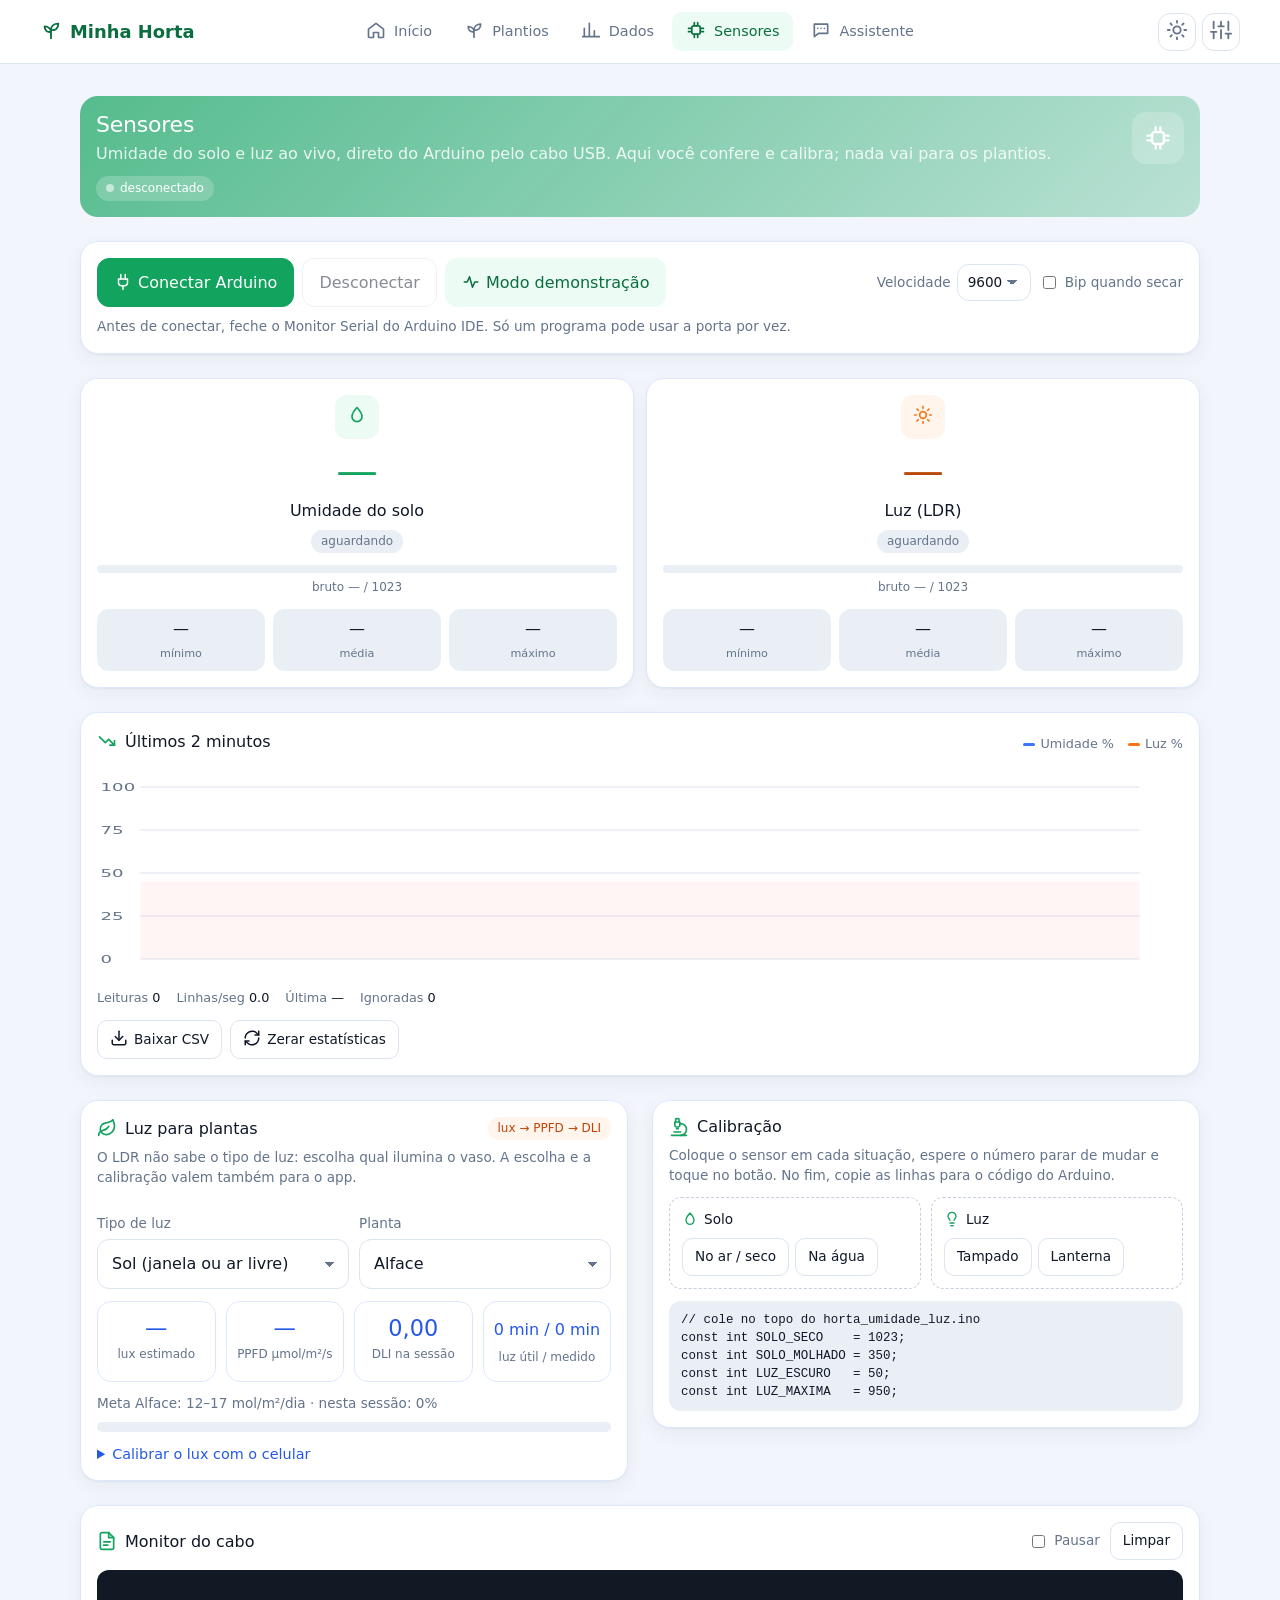
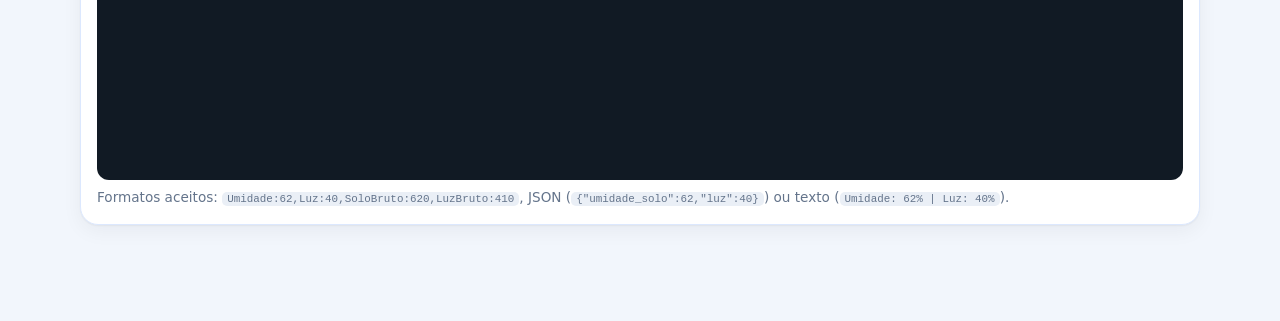
<file: teste-sensores.html>
<!DOCTYPE html>
<html lang="pt-BR">
<head>
<meta charset="utf-8">
<meta name="viewport" content="width=device-width, initial-scale=1, viewport-fit=cover">
<title>Sensores · Minha Horta</title>
<meta name="theme-color" content="#f2f6fc">
<link rel="icon" href="icons/icon.svg" type="image/svg+xml">
<link rel="stylesheet" href="styles.css?v=1.8.0">
<script>try{document.documentElement.dataset.tema=(JSON.parse(localStorage.getItem('horta-config')||'{}').temaBase)||'clean'}catch(e){}</script>
<style>
/* Bancada de sensores: usa os tokens e componentes do app (styles.css) */
.sens-hero { display: flex; justify-content: space-between; align-items: flex-start; gap: 12px; }
.sens-hero .hero-ico { flex: none; width: 52px; height: 52px; border-radius: 14px; display: grid; place-items: center; background: rgba(255,255,255,.2); }
.sens-hero .hero-ico .i { width: 28px; height: 28px; }
.st-chip .dot { width: 8px; height: 8px; border-radius: 50%; background: rgba(255,255,255,.55); display: inline-block; }
.st-chip .dot.on { background: #8ff0ae; box-shadow: 0 0 0 0 rgba(143,240,174,.6); animation: pulsa 1.6s infinite; }
@keyframes pulsa { 70% { box-shadow: 0 0 0 7px rgba(143,240,174,0); } 100% { box-shadow: 0 0 0 0 rgba(143,240,174,0); } }
.ctl { display: flex; flex-wrap: wrap; gap: 10px; align-items: center; justify-content: space-between; }
.ctl .row { gap: 8px; }
.ctl label { display: inline-flex; gap: 6px; align-items: center; font-size: .85rem; color: var(--muted); }
.ctl select { width: auto; padding: 8px 10px; }
.sens-grid { display: grid; gap: 14px; margin-top: 14px; }
.sens-grid > * { margin: 0 !important; min-width: 0; }
.niveis.dois { grid-template-columns: 1fr 1fr; }
.nivel .n-val { transition: color .3s; }
.nivel .n-bar i { transition: width .5s cubic-bezier(.2,.8,.2,1), background .3s; }
.nivel .chip { margin-top: 8px; }
.nivel .n-bruto { font-size: .75rem; color: var(--muted); margin-top: 6px; font-variant-numeric: tabular-nums; }
.mini-tiles { display: grid; grid-template-columns: repeat(3, 1fr); gap: 8px; margin-top: 12px; }
.mini-tiles div { background: var(--neutral); border-radius: 12px; padding: 8px 6px; text-align: center; }
.mini-tiles b { display: block; font-weight: 500; font-variant-numeric: tabular-nums; }
.mini-tiles span { font-size: .7rem; color: var(--muted); }
.tiles.quatro { grid-template-columns: repeat(2, 1fr); margin-top: 12px; }
.tiles.quatro .tile b { font-size: 1.4rem; }
#vHoras { font-size: 1rem; line-height: 1.75; white-space: nowrap; }
.sec-title { display: flex; align-items: center; gap: 8px; margin: 0; }
.sec-title .i { width: 20px; height: 20px; color: var(--primary); }
.head { display: flex; flex-wrap: wrap; gap: 8px; align-items: center; justify-content: space-between; }
#grafico { width: 100%; height: 220px; display: block; margin-top: 10px; }
.legend { display: flex; gap: 14px; font-size: .8rem; color: var(--muted); }
.legend i { display: inline-block; width: 12px; height: 3px; border-radius: 2px; vertical-align: middle; margin-right: 5px; }
.stats-line { display: flex; flex-wrap: wrap; gap: 6px 16px; font-size: .8rem; color: var(--muted); margin-top: 6px; }
.stats-line b { color: var(--text); font-weight: 500; font-variant-numeric: tabular-nums; }
.barra-meta { height: 10px; border-radius: 99px; background: var(--neutral); overflow: hidden; margin-top: 8px; }
.barra-meta i { display: block; height: 100%; width: 0; border-radius: 99px; background: var(--accent); transition: width .5s; }
.calib { display: grid; grid-template-columns: 1fr 1fr; gap: 10px; margin-top: 12px; }
.calib .box { border: 1px dashed var(--line-strong, var(--line)); border-radius: 12px; padding: 12px; }
.calib .box b { display: flex; align-items: center; gap: 6px; font-size: .85rem; font-weight: 500; }
.calib .box b .i { width: 16px; height: 16px; color: var(--primary); }
pre.code { font-family: ui-monospace, "SF Mono", Menlo, monospace; font-size: .78rem; background: var(--neutral); border-radius: 12px; padding: 10px 12px; overflow: auto; margin: 12px 0 0; }
.log { font-family: ui-monospace, "SF Mono", Menlo, monospace; font-size: .78rem; background: #111a24; color: #b9f5c8; border-radius: 12px; padding: 10px 12px; height: 210px; overflow: auto; white-space: pre-wrap; margin-top: 10px; }
.log .err { color: #ffb4ae; } .log .info { color: #9cc7ff; }
.log div { animation: fade .25s both; }
.alerta[hidden] { display: none; }
details summary { cursor: pointer; font-size: .9rem; font-weight: 500; color: var(--link, var(--primary)); }
label.tog { display: inline-flex; gap: 6px; align-items: center; font-size: .85rem; color: var(--muted); cursor: pointer; }
label.tog input { width: auto; accent-color: var(--primary); }
code { font-size: .8em; background: var(--neutral); padding: 1px 5px; border-radius: 5px; }
.flash { animation: flash .6s; }
@keyframes flash { 0% { transform: scale(1); } 30% { transform: scale(1.06); } 100% { transform: scale(1); } }
@media (min-width: 900px) {
  .sens-grid { grid-template-columns: repeat(2, minmax(0, 1fr)); gap: 24px; margin-top: 24px; align-items: start; }
  .sens-grid > .larga { grid-column: 1 / -1; }
  .tiles.quatro { grid-template-columns: repeat(4, 1fr); }
}
@media (max-width: 420px) { .niveis.dois { grid-template-columns: 1fr; } .calib { grid-template-columns: 1fr; } }
</style>
</head>
<body>
<header class="topbar">
  <a class="brand" href="./#/"><span class="brand-logo" data-ic="Plantios"></span><span class="brand-name">Minha Horta</span></a>
  <nav class="topnav" aria-label="Menu">
    <a href="./#/"><span data-ic="Início"></span>Início</a>
    <a href="./#/plantios"><span data-ic="Plantios"></span>Plantios</a>
    <a href="./#/dados"><span data-ic="Dados"></span>Dados</a>
    <a href="teste-sensores.html" class="active"><span data-ic="Sensor"></span>Sensores</a>
    <a href="./#/assistente"><span data-ic="Assistente"></span>Assistente</a>
  </nav>
  <div class="top-actions">
    <a href="teste-sensores.html" class="icon-btn top-sens ativo" aria-label="Sensores" title="Sensores"><span data-ic="Sensor"></span></a>
    <a href="./#/clima" class="icon-btn" aria-label="Clima" title="Clima"><span data-ic="Sol"></span></a>
    <a href="./#/mais" class="icon-btn" aria-label="Mais opções" title="Mais opções"><span data-ic="Ajustes"></span></a>
  </div>
</header>

<main class="view">
  <section class="card hero">
    <div class="sens-hero">
      <div>
        <h1>Sensores</h1>
        <p class="muted" style="margin:4px 0 0">Umidade do solo e luz ao vivo, direto do Arduino pelo cabo USB. Aqui você confere e calibra; nada vai para os plantios.</p>
        <span class="hero-chip st-chip"><span id="dot" class="dot"></span><span id="status">desconectado</span></span>
      </div>
      <div class="hero-ico" data-ic="Sensor"></div>
    </div>
  </section>

  <div id="semSerial" class="alerta" style="margin-top:14px" hidden><span data-ic="Alerta"></span><div><b>Este navegador não lê o cabo USB.</b><div class="small">Abra no Chrome, Edge ou Opera do computador. O modo demonstração funciona em qualquer lugar.</div></div></div>
  <div id="alertaSeco" class="alerta bad" style="margin-top:14px" hidden><span data-ic="Alerta"></span><div><b>Solo seco</b><div class="small">A umidade caiu abaixo de 30%. Hora de regar.</div></div></div>

  <div class="sens-grid">
    <section class="card larga">
      <div class="ctl">
        <div class="row wrap">
          <button class="btn primary" id="btnConectar"><span data-ic="Plug"></span>Conectar Arduino</button>
          <button class="btn" id="btnDesconectar" disabled>Desconectar</button>
          <button class="btn soft" id="btnDemo"><span data-ic="Atividade"></span><span id="demoTxt">Modo demonstração</span></button>
        </div>
        <div class="row wrap">
          <label>Velocidade <select id="baud"><option>9600</option><option>57600</option><option>115200</option></select></label>
          <label class="tog"><input type="checkbox" id="bip"> Bip quando secar</label>
        </div>
      </div>
      <p class="small muted" style="margin:10px 0 0">Antes de conectar, feche o Monitor Serial do Arduino IDE. Só um programa pode usar a porta por vez.</p>
    </section>

    <section class="larga">
      <div class="niveis dois">
        <div class="nivel" id="nvUm">
          <div class="n-ico"><span data-ic="Gota"></span></div>
          <div class="n-val" id="umVal">—</div>
          <div class="n-tit">Umidade do solo</div>
          <span id="umChip" class="chip gray">aguardando</span>
          <div class="n-bar"><i id="umBar" style="width:0"></i></div>
          <div class="n-bruto">bruto <b id="umBruto">—</b> / 1023</div>
          <div class="mini-tiles"><div><b id="umMin">—</b><span>mínimo</span></div><div><b id="umMed">—</b><span>média</span></div><div><b id="umMax">—</b><span>máximo</span></div></div>
        </div>
        <div class="nivel luz" id="nvLuz">
          <div class="n-ico"><span data-ic="Sol"></span></div>
          <div class="n-val" id="luzVal">—</div>
          <div class="n-tit">Luz (LDR)</div>
          <span id="luzChip" class="chip gray">aguardando</span>
          <div class="n-bar"><i id="luzBar" style="width:0"></i></div>
          <div class="n-bruto">bruto <b id="luzBruto">—</b> / 1023</div>
          <div class="mini-tiles"><div><b id="luzMin">—</b><span>mínimo</span></div><div><b id="luzMed">—</b><span>média</span></div><div><b id="luzMax">—</b><span>máximo</span></div></div>
        </div>
      </div>
    </section>

    <section class="card larga">
      <div class="head">
        <h3 class="sec-title"><span data-ic="Tendência queda"></span>Últimos 2 minutos</h3>
        <div class="legend"><span><i style="background:var(--info)"></i>Umidade %</span><span><i style="background:var(--accent)"></i>Luz %</span></div>
      </div>
      <svg id="grafico" viewBox="0 0 600 220" preserveAspectRatio="none"></svg>
      <div class="stats-line">
        <span>Leituras <b id="nLeit">0</b></span><span>Linhas/seg <b id="taxa">0</b></span><span>Última <b id="ultima">—</b></span><span>Ignoradas <b id="nErro">0</b></span>
      </div>
      <div class="row wrap" style="margin-top:12px;gap:8px">
        <button class="btn sm" id="btnCsv"><span data-ic="Download"></span>Baixar CSV</button>
        <button class="btn sm" id="btnZerar"><span data-ic="Sincronizar"></span>Zerar estatísticas</button>
      </div>
    </section>

    <section class="card">
      <div class="head"><h3 class="sec-title"><span data-ic="Folha"></span>Luz para plantas</h3><span class="chip orange">lux → PPFD → DLI</span></div>
      <p class="small muted" style="margin:8px 0 0">O LDR não sabe o tipo de luz: escolha qual ilumina o vaso. A escolha e a calibração valem também para o app.</p>
      <div class="grid2" style="margin-top:12px">
        <label class="field"><span>Tipo de luz</span><select id="luzTipo"></select></label>
        <label class="field"><span>Planta</span><select id="luzPlanta"></select></label>
      </div>
      <div class="tiles quatro">
        <div class="tile"><b id="vLux">—</b><span>lux estimado</span></div>
        <div class="tile"><b id="vPpfd">—</b><span>PPFD µmol/m²/s</span></div>
        <div class="tile"><b id="vDli">—</b><span>DLI na sessão</span></div>
        <div class="tile"><b id="vHoras">—</b><span>luz útil / medido</span></div>
      </div>
      <div class="small muted" style="margin-top:12px" id="dliTxt">Meta da planta: —</div>
      <div class="barra-meta"><i id="dliBar"></i></div>
      <p class="small muted" style="margin:8px 0 0" id="dliProj"></p>
      <details style="margin-top:12px"><summary>Calibrar o lux com o celular</summary>
        <p class="small muted">Abra um app de luxímetro no celular, coloque-o colado no LDR (luz estável, nem escuro total nem lanterna) e digite o valor.</p>
        <div class="row wrap" style="gap:8px"><input type="number" id="luxRef" placeholder="lux do celular" style="width:160px"><button class="btn sm soft" id="btnLuxCal">Calibrar</button><button class="btn sm" id="btnLuxReset">Voltar ao padrão</button><button class="btn sm" id="btnDliZerar">Zerar DLI</button></div>
        <p class="small muted" style="margin:8px 0 0" id="luxFormula"></p>
      </details>
    </section>

    <section class="card">
      <h3 class="sec-title"><span data-ic="Microscópio"></span>Calibração</h3>
      <p class="small muted" style="margin:8px 0 0">Coloque o sensor em cada situação, espere o número parar de mudar e toque no botão. No fim, copie as linhas para o código do Arduino.</p>
      <div class="calib">
        <div class="box"><b><span data-ic="Gota"></span>Solo</b>
          <div class="row wrap" style="margin-top:8px;gap:6px"><button class="btn sm" data-cal="SOLO_SECO">No ar / seco</button><button class="btn sm" data-cal="SOLO_MOLHADO">Na água</button></div>
        </div>
        <div class="box"><b><span data-ic="Lâmpada"></span>Luz</b>
          <div class="row wrap" style="margin-top:8px;gap:6px"><button class="btn sm" data-cal="LUZ_ESCURO">Tampado</button><button class="btn sm" data-cal="LUZ_MAXIMA">Lanterna</button></div>
        </div>
      </div>
      <pre class="code" id="calCodigo"></pre>
    </section>

    <section class="card larga">
      <div class="head">
        <h3 class="sec-title"><span data-ic="Documento"></span>Monitor do cabo</h3>
        <div class="row" style="gap:10px"><label class="tog"><input type="checkbox" id="pausar"> Pausar</label><button class="btn sm" id="btnLimpar">Limpar</button></div>
      </div>
      <div class="log" id="log"></div>
      <p class="small muted" style="margin:8px 0 0">Formatos aceitos: <code>Umidade:62,Luz:40,SoloBruto:620,LuzBruto:410</code>, JSON (<code>{"umidade_solo":62,"luz":40}</code>) ou texto (<code>Umidade: 62% | Luz: 40%</code>).</p>
    </section>
  </div>
</main>

<nav class="tabbar" aria-label="Navegação principal">
  <a href="./#/"><span data-ic="Início"></span><span>Início</span></a>
  <a href="./#/plantios"><span data-ic="Plantios"></span><span>Plantios</span></a>
  <a href="./#/novo" class="tab-add" aria-label="Novo plantio"><span data-ic="Adicionar"></span></a>
  <a href="./#/dados"><span data-ic="Dados"></span><span>Dados</span></a>
  <a href="./#/assistente"><span data-ic="Assistente"></span><span>Assistente</span></a>
</nav>
<div class="toast" id="toast"></div>
<script src="icons.js?v=1.8.0"></script>
<script>
'use strict';
const $ = (id) => document.getElementById(id);
const LIMITE_SECO = 30, LIMITE_ATENCAO = 45;
const JANELA_MS = 120e3;

let porta = null, leitor = null, pipe = null, demoTimer = null;
let pontos = [];           // {t, um, luz}
let todas = [];            // para CSV
let stats, nErro = 0, linhasSeg = [], estadoAnterior = '';
const cal = JSON.parse(localStorage.getItem('teste-cal') || '{"SOLO_SECO":1023,"SOLO_MOLHADO":350,"LUZ_ESCURO":50,"LUZ_MAXIMA":950}');
let ultimoBruto = { solo: null, luz: null };

function zerarStats() { stats = { um: { min: Infinity, max: -Infinity, soma: 0, n: 0 }, luz: { min: Infinity, max: -Infinity, soma: 0, n: 0 } }; }
zerarStats();

/* ---------- leitura de uma linha ---------- */
const norm = (s) => String(s).normalize('NFD').replace(/[̀-ͯ]/g, '').toLowerCase().replace(/[^a-z0-9]/g, '');
function lerLinha(linha) {
  const ch = {};
  if (linha.startsWith('{')) {
    try { for (const [k, v] of Object.entries(JSON.parse(linha))) ch[norm(k)] = v; } catch { return null; }
  } else {
    const re = /([A-Za-zÀ-ÿ_]+)\s*[:=]\s*(-?\d+(?:[.,]\d+)?)/g; let m;
    while ((m = re.exec(linha))) ch[norm(m[1])] = Number(m[2].replace(',', '.'));
  }
  const n = (...ks) => { for (const k of ks) if (ch[k] != null && !isNaN(Number(ch[k]))) return Number(ch[k]); return null; };
  const r = {
    um: n('umidadesolo', 'umidade', 'solo', 'soil'), luz: n('luz', 'light', 'lux', 'ldr', 'luminosidade'),
    soloBruto: n('solobruto', 'bruto'), luzBruto: n('luzbruto', 'ldrbruto')
  };
  return (r.um == null && r.luz == null) ? null : r;
}

/* ---------- luz para plantas (mesma lógica do app) ---------- */
const TIPOS_LUZ = { sol: ['Sol (janela ou ar livre)', 0.0185], led: ['LED branco comum', 0.015], ledfull: ['LED de cultivo branco', 0.017], cultivo: ['LED de cultivo roxo', 0.04], fluor: ['Fluorescente branca', 0.0135], sodio: ['Vapor de sódio', 0.0122] };
const DLI_ALVO = { 'Alface': [12, 17], 'Rúcula': [12, 17], 'Coentro / cebolinha / salsinha': [10, 16], 'Manjericão': [12, 18], 'Couve': [12, 17], 'Microverdes': [6, 12], 'Morango': [15, 20], 'Tomate / pimenta / pepino': [20, 30], 'Mudas de maracujá': [15, 25] };
const LUZ_PADRAO = { tipo: 'sol', r10: 15000, gama: 0.7, rFixo: 10000 };
const LUX_UTIL = 1000;
function lerCfgApp() { try { return JSON.parse(localStorage.getItem('horta-config') || '{}'); } catch { return {}; } }
let luzCfg = { ...LUZ_PADRAO, ...(lerCfgApp().luz || {}) };
function salvarLuzCfg() { const c = lerCfgApp(); c.luz = luzCfg; localStorage.setItem('horta-config', JSON.stringify(c)); }
let sessao = { mol: 0, segLuz: 0, segMed: 0, ts: 0 }, ultimoLux = null;
const fmtH = (seg) => { const m = Math.round(seg / 60); return m < 60 ? m + ' min' : Math.floor(m / 60) + 'h' + String(m % 60).padStart(2, '0'); };
function luxDoBruto(b) {
  if (b == null) return null; if (b <= 0) return 0;
  const R = luzCfg.rFixo * (1023 / Math.min(b, 1022) - 1);
  return Math.round(Math.min(150000, 10 * Math.pow(luzCfg.r10 / R, 1 / luzCfg.gama)));
}
function atualizarLuzPlanta(bruto) {
  const lux = luxDoBruto(bruto); if (lux == null) return;
  ultimoLux = lux;
  const ppfd = lux * TIPOS_LUZ[luzCfg.tipo][1], agora = Date.now(), dt = (agora - sessao.ts) / 1000;
  if (sessao.ts && dt > 0 && dt <= 120) { sessao.mol += ppfd * dt / 1e6; sessao.segMed += dt; if (lux >= LUX_UTIL) sessao.segLuz += dt; }
  sessao.ts = agora;
  $('vLux').textContent = lux.toLocaleString('pt-BR'); $('vPpfd').textContent = Math.round(ppfd);
  pintarDli(ppfd);
}
function pintarDli(ppfd) {
  $('vDli').textContent = sessao.mol.toFixed(2).replace('.', ',');
  $('vHoras').textContent = fmtH(sessao.segLuz) + ' / ' + fmtH(sessao.segMed);
  const alvo = DLI_ALVO[$('luzPlanta').value];
  $('dliTxt').textContent = `Meta ${$('luzPlanta').value}: ${alvo[0]}–${alvo[1]} mol/m²/dia · nesta sessão: ${Math.round(sessao.mol / alvo[0] * 100)}%`;
  $('dliBar').style.width = Math.min(100, sessao.mol / alvo[0] * 100) + '%';
  if (ppfd != null) {
    const dliDia = ppfd * 0.0036 * 12;   // se essa luz durasse 12 h
    $('dliProj').textContent = `Se a luz de agora (${Math.round(ppfd)} µmol/m²/s) durasse 12 h, a planta receberia ${dliDia.toFixed(1).replace('.', ',')} mol/m² no dia: ${dliDia < alvo[0] ? 'abaixo da meta' : dliDia > alvo[1] * 1.5 ? 'bem acima da meta (cuidado com calor)' : 'dentro da meta'}.`;
  }
  $('luxFormula').textContent = `Fórmula: R10 = ${Math.round(luzCfg.r10)} Ω · gama = ${luzCfg.gama} · resistor fixo = ${luzCfg.rFixo} Ω`;
}
$('luzTipo').innerHTML = Object.entries(TIPOS_LUZ).map(([k, [n]]) => `<option value="${k}" ${k === luzCfg.tipo ? 'selected' : ''}>${n}</option>`).join('');
$('luzPlanta').innerHTML = Object.keys(DLI_ALVO).map((k) => `<option>${k}</option>`).join('');
$('luzPlanta').value = localStorage.getItem('teste-planta') || 'Alface';
$('luzTipo').onchange = () => { luzCfg.tipo = $('luzTipo').value; salvarLuzCfg(); toast('Tipo de luz salvo'); };
$('luzPlanta').onchange = () => { localStorage.setItem('teste-planta', $('luzPlanta').value); pintarDli(null); };
$('btnLuxCal').onclick = () => {
  const ref = Number($('luxRef').value), b = ultimoBruto.luz;
  if (!(ref > 0)) return toast('Digite o valor de lux do celular');
  if (b == null || b <= 0 || b >= 1023) return toast('Precisa de leitura de luz (nem escuro total nem saturada)');
  const R = luzCfg.rFixo * (1023 / b - 1);
  luzCfg.r10 = Math.round(R * Math.pow(ref / 10, luzCfg.gama)); salvarLuzCfg();
  atualizarLuzPlanta(b); toast('Calibrado: ' + luxDoBruto(b).toLocaleString('pt-BR') + ' lux');
};
$('btnLuxReset').onclick = () => { luzCfg = { ...LUZ_PADRAO, tipo: luzCfg.tipo }; salvarLuzCfg(); if (ultimoBruto.luz != null) atualizarLuzPlanta(ultimoBruto.luz); else pintarDli(null); toast('Fórmula padrão restaurada'); };
$('btnDliZerar').onclick = () => { sessao = { mol: 0, segLuz: 0, segMed: 0, ts: 0 }; pintarDli(null); };
pintarDli(null);

/* ---------- interface ---------- */
const estadoSolo = (p) => p <= LIMITE_SECO ? ['seco', 'bad', 'Seco', 'bad'] : p <= LIMITE_ATENCAO ? ['atencao', 'warn', 'Quase seco', 'warn'] : ['ok', '', 'Úmido', ''];
const nivelLuz = (p) => p < 10 ? ['gray', 'Escuro'] : p < 35 ? ['orange', 'Pouca luz'] : p < 70 ? ['orange', 'Luz média'] : ['', 'Luz forte'];
const barra = (el, p) => { el.style.width = Math.max(2, Math.min(100, p)) + '%'; };
const trocaNum = (el, txt) => { if (el.textContent !== txt) { el.textContent = txt; if (!semMov()) { el.classList.remove('flash'); void el.offsetWidth; el.classList.add('flash'); } } };
const fmt = (v) => isFinite(v) ? Math.round(v) + '%' : '—';

function aplicar(r, bruta) {
  const t = Date.now();
  linhasSeg.push(t);
  if (r.um != null) {
    const [est, cls, txt, cor] = estadoSolo(r.um);
    trocaNum($('umVal'), r.um + '%'); $('nvUm').className = 'nivel ' + cor; barra($('umBar'), r.um);
    $('alertaSeco').hidden = est !== 'seco';
    $('umChip').className = 'chip ' + cls; $('umChip').textContent = txt;
    const s = stats.um; s.min = Math.min(s.min, r.um); s.max = Math.max(s.max, r.um); s.soma += r.um; s.n++;
    $('umMin').textContent = fmt(s.min); $('umMax').textContent = fmt(s.max); $('umMed').textContent = fmt(s.soma / s.n);
    if (est === 'seco' && estadoAnterior && estadoAnterior !== 'seco') { toast('Solo secou — hora de regar!'); if ($('bip').checked) bip(); }
    estadoAnterior = est;
  }
  if (r.luz != null) {
    const [cls, txt] = nivelLuz(r.luz);
    trocaNum($('luzVal'), r.luz + '%'); barra($('luzBar'), r.luz);
    $('luzChip').className = 'chip ' + cls; $('luzChip').textContent = txt;
    const s = stats.luz; s.min = Math.min(s.min, r.luz); s.max = Math.max(s.max, r.luz); s.soma += r.luz; s.n++;
    $('luzMin').textContent = fmt(s.min); $('luzMax').textContent = fmt(s.max); $('luzMed').textContent = fmt(s.soma / s.n);
  }
  if (r.soloBruto != null) { $('umBruto').textContent = r.soloBruto; ultimoBruto.solo = r.soloBruto; }
  if (r.luzBruto != null) { $('luzBruto').textContent = r.luzBruto; ultimoBruto.luz = r.luzBruto; atualizarLuzPlanta(r.luzBruto); }
  pontos.push({ t, um: r.um, luz: r.luz });
  pontos = pontos.filter((p) => t - p.t <= JANELA_MS);
  todas.push({ data: new Date(t).toISOString(), ...r, linha: bruta });
  if (todas.length > 20000) todas.shift();
  $('nLeit').textContent = todas.length;
  $('ultima').textContent = new Date(t).toLocaleTimeString('pt-BR');
  desenhar();
}

function desenhar() {
  const W = 600, H = 220, P = 24, svg = $('grafico'), agora = Date.now();
  const x = (t) => P + (W - 2 * P) * (1 - (agora - t) / JANELA_MS);
  const y = (v) => H - P - (H - 2 * P) * v / 100;
  let g = '';
  for (const v of [0, 25, 50, 75, 100]) g += `<line x1="${P}" x2="${W - P}" y1="${y(v)}" y2="${y(v)}" stroke="var(--line)" stroke-width="1" vector-effect="non-scaling-stroke"/><text x="2" y="${y(v) + 4}" font-size="10" fill="var(--muted)">${v}</text>`;
  g += `<rect x="${P}" y="${y(LIMITE_ATENCAO)}" width="${W - 2 * P}" height="${y(0) - y(LIMITE_ATENCAO)}" fill="var(--danger)" fill-opacity=".05"/>`;
  for (const [k, cor] of [['um', 'var(--info)'], ['luz', 'var(--accent)']]) {
    const ps = pontos.filter((p) => p[k] != null);
    if (ps.length < 2) continue;
    g += `<polyline fill="none" stroke="${cor}" stroke-width="2.5" stroke-linejoin="round" vector-effect="non-scaling-stroke" points="${ps.map((p) => x(p.t).toFixed(1) + ',' + y(p[k]).toFixed(1)).join(' ')}"/>`;
  }
  svg.innerHTML = g;
}

function logar(txt, cls) {
  if ($('pausar').checked) return;
  const el = $('log'), d = document.createElement('div');
  if (cls) d.className = cls;
  d.textContent = new Date().toLocaleTimeString('pt-BR') + '  ' + txt;
  el.appendChild(d);
  while (el.childNodes.length > 300) el.removeChild(el.firstChild);
  el.scrollTop = el.scrollHeight;
}
function processar(linha) {
  linha = linha.trim(); if (!linha) return;
  const r = lerLinha(linha);
  if (r) { logar(linha); aplicar(r, linha); }
  else { nErro++; $('nErro').textContent = nErro; logar(linha + '   ← ignorada', 'err'); }
}
function setStatus(txt, on) { $('status').textContent = txt; $('dot').className = 'dot' + (on ? ' on' : ''); }
const semMov = () => matchMedia('(prefers-reduced-motion: reduce)').matches;
const icone = (n) => (window.ICONES && ICONES[n]) ? `<svg class="i" viewBox="0 0 24 24" fill="none" aria-hidden="true">${ICONES[n]}</svg>` : '';
document.querySelectorAll('[data-ic]').forEach((el) => { if (!el.firstChild) el.innerHTML = icone(el.dataset.ic); });
/* entrada em cascata dos blocos */
if (!semMov()) document.querySelectorAll('.hero, .sens-grid > *, .nivel, .tile').forEach((el, i) => { el.style.animationDelay = Math.min(i * 45, 600) + 'ms'; el.classList.add('ent'); });
function toast(t) { const el = $('toast'); el.textContent = t; el.classList.add('show'); clearTimeout(toast.h); toast.h = setTimeout(() => el.classList.remove('show'), 3500); }
function bip() { try { const a = new (window.AudioContext || window.webkitAudioContext)(), o = a.createOscillator(); o.frequency.value = 880; o.connect(a.destination); o.start(); setTimeout(() => { o.stop(); a.close(); }, 250); } catch {} }

setInterval(() => { const t = Date.now(); linhasSeg = linhasSeg.filter((x) => t - x < 5000); $('taxa').textContent = (linhasSeg.length / 5).toFixed(1); if (pontos.length) desenhar(); }, 1000);

/* ---------- cabo USB (Web Serial) ---------- */
if (!('serial' in navigator)) { $('semSerial').hidden = false; $('btnConectar').disabled = true; }

async function conectar() {
  pararDemo();
  try {
    porta = await navigator.serial.requestPort();
    await porta.open({ baudRate: Number($('baud').value) });
  } catch (e) {
    porta = null;
    if (e.name !== 'NotFoundError') { logar('Erro ao abrir a porta: ' + e.message, 'err'); toast('Porta ocupada? Feche o Monitor Serial do Arduino IDE.'); }
    return;
  }
  const info = porta.getInfo?.() || {};
  setStatus('conectado · ' + $('baud').value + ' baud', true);
  logar(`Conectado (USB ${info.usbVendorId?.toString(16) || '?'}:${info.usbProductId?.toString(16) || '?'})`, 'info');
  $('btnConectar').disabled = true; $('btnDesconectar').disabled = false;
  const dec = new TextDecoderStream();
  pipe = porta.readable.pipeTo(dec.writable).catch(() => {});
  leitor = dec.readable.getReader();
  let buf = '';
  try {
    while (true) {
      const { value, done } = await leitor.read();
      if (done) break;
      buf += value; let i;
      while ((i = buf.indexOf('\n')) >= 0) { processar(buf.slice(0, i)); buf = buf.slice(i + 1); }
      if (buf.length > 4000) buf = '';
    }
  } catch (e) { logar('Leitura interrompida: ' + e.message, 'err'); }
  await desconectar(true);
}
async function desconectar(silencioso) {
  try { await leitor?.cancel(); } catch {}
  try { await pipe; } catch {}
  try { await porta?.close(); } catch {}
  if (porta && !silencioso) logar('Desconectado', 'info');
  porta = leitor = pipe = null;
  setStatus('desconectado', false);
  $('btnConectar').disabled = !('serial' in navigator); $('btnDesconectar').disabled = true;
}
if ('serial' in navigator) navigator.serial.addEventListener('disconnect', () => { if (porta) { toast('Cabo desconectado'); desconectar(); } });

/* ---------- modo demonstração ---------- */
function iniciarDemo() {
  if (porta) return;
  let um = 70, luz = 55, k = 0;
  setStatus('demonstração', true); $('demoTxt').textContent = 'Parar demonstração';
  logar('Modo demonstração: dados simulados', 'info');
  demoTimer = setInterval(() => {
    k++; um = Math.max(5, um - Math.random() * 1.6); if (um < 22 && Math.random() < .08) um = 75;
    luz = Math.max(0, Math.min(100, 55 + 35 * Math.sin(k / 20) + (Math.random() - .5) * 6));
    const u = Math.round(um), l = Math.round(luz);
    processar(`Umidade:${u},Luz:${l},SoloBruto:${Math.round(1023 - u * 6.73)},LuzBruto:${Math.round(50 + l * 9)}`);
  }, 1000);
}
function pararDemo() { if (!demoTimer) return; clearInterval(demoTimer); demoTimer = null; $('demoTxt').textContent = 'Modo demonstração'; if (!porta) setStatus('desconectado', false); }

/* ---------- calibração ---------- */
function mostrarCal() {
  $('calCodigo').textContent =
`// cole no topo do horta_umidade_luz.ino
const int SOLO_SECO    = ${cal.SOLO_SECO};
const int SOLO_MOLHADO = ${cal.SOLO_MOLHADO};
const int LUZ_ESCURO   = ${cal.LUZ_ESCURO};
const int LUZ_MAXIMA   = ${cal.LUZ_MAXIMA};`;
}
document.querySelectorAll('[data-cal]').forEach((b) => b.addEventListener('click', () => {
  const k = b.dataset.cal, v = k.startsWith('SOLO') ? ultimoBruto.solo : ultimoBruto.luz;
  if (v == null) { toast('Ainda não chegou nenhum valor bruto desse sensor'); return; }
  cal[k] = v; localStorage.setItem('teste-cal', JSON.stringify(cal)); mostrarCal(); toast(`${k} = ${v}`);
}));
mostrarCal();

/* ---------- botões ---------- */
$('btnConectar').onclick = conectar;
$('btnDesconectar').onclick = () => desconectar();
$('btnDemo').onclick = () => demoTimer ? pararDemo() : iniciarDemo();
$('btnLimpar').onclick = () => { $('log').innerHTML = ''; };
$('btnZerar').onclick = () => { zerarStats(); pontos = []; nErro = 0; $('nErro').textContent = 0; ['umMin', 'umMed', 'umMax', 'luzMin', 'luzMed', 'luzMax'].forEach((i) => $(i).textContent = '—'); desenhar(); };
$('btnCsv').onclick = () => {
  if (!todas.length) { toast('Ainda não há leituras'); return; }
  const csv = 'data;umidade_solo;luz;solo_bruto;luz_bruto\n' + todas.map((r) => [r.data, r.um ?? '', r.luz ?? '', r.soloBruto ?? '', r.luzBruto ?? ''].join(';')).join('\n');
  const a = document.createElement('a'); a.href = URL.createObjectURL(new Blob([csv], { type: 'text/csv' }));
  a.download = 'teste-sensores-' + new Date().toISOString().slice(0, 16).replace(':', 'h') + '.csv'; a.click();
};
desenhar();
</script>
</body>
</html>
</file>
<file: styles.css>
/* =========================================================
   TOKENS DE DESIGN — iguais às variáveis do Figma
   (Design System "Minha Horta": 2 · Tema ☀️ Clean / 🌙 Dark / 💧 Água)
   Os nomes antigos (--primary, --bg…) continuam valendo.
   ========================================================= */
:root, [data-tema="clean"] {
  --primary: #12a35e; --primary-strong: #0a6e3f; --primary-soft: #ecfbf3;
  --secondary: #2458eb; --secondary-strong: #1e3aa8; --secondary-soft: #eff5ff;
  --accent: #f97316; --accent-strong: #bb470b; --accent-soft: #fff5ec;
  --bg: #f2f6fc; --card: #ffffff; --neutral: #eaeff6; --elevated: #f8fafd;
  --text: #101828; --muted: #64748b; --tertiary: #94a3b8; --on-primary: #ffffff; --link: #2458eb;
  --line: #dce4f0; --line-soft: #dce8fe; --line-strong: #c3cedf;
  --ok: #12a35e; --ok-bg: #ecfbf3; --ok-text: #0b5533;
  --warn: #f5a90b; --warn-bg: #fffbea; --warn-text: #8a4b0c;
  --danger: #ef4444; --bad-bg: #fef2f2; --bad-text: #b91c1c;
  --info: #3b76f6; --info-bg: #eff5ff; --info-text: #1d45d2;
  --radius: 18px;
  --font: "Inter", "SF Pro Text", system-ui, -apple-system, "Segoe UI", Roboto, sans-serif;
  --shadow: 0 1px 2px rgba(16,24,40,.05), 0 6px 20px rgba(16,24,40,.05);
  --tabbar-h: 68px;
  color-scheme: light;
}
[data-tema="dark"] {
  --primary: #12a35e; --primary-strong: #6fdba6; --primary-soft: #052116;
  --secondary: #6097fa; --secondary-strong: #93b9fd; --secondary-soft: #121f4d;
  --accent: #f97316; --accent-strong: #ffa96b; --accent-soft: #411606;
  --bg: #0a1020; --card: #172033; --neutral: #1e293b; --elevated: #1e293b;
  --text: #f2f6fc; --muted: #c3cedf; --tertiary: #64748b; --on-primary: #ffffff; --link: #6097fa;
  --line: #334155; --line-soft: #1c3480; --line-strong: #4a5a70;
  --ok: #34c27f; --ok-bg: #052116; --ok-text: #6fdba6;
  --warn: #fbbf24; --warn-bg: #422004; --warn-text: #fcd34d;
  --danger: #f87171; --bad-bg: #450a0a; --bad-text: #fca5a5;
  --info: #6097fa; --info-bg: #121f4d; --info-text: #93b9fd;
  --shadow: 0 1px 2px rgba(0,0,0,.3), 0 8px 24px rgba(0,0,0,.25);
  color-scheme: dark;
}
[data-tema="agua"] {
  --primary: #0891b2; --primary-strong: #155e75; --primary-soft: #cffafe;
  --secondary: #2458eb; --secondary-strong: #1e3aa8; --secondary-soft: #eff5ff;
  --accent: #f97316; --accent-strong: #bb470b; --accent-soft: #fff5ec;
  --bg: #ecfeff; --card: #ffffff; --neutral: #ecfeff; --elevated: #f8fafd;
  --text: #0b3442; --muted: #4a5a70; --tertiary: #94a3b8; --on-primary: #ffffff; --link: #2458eb;
  --line: #cffafe; --line-soft: #cffafe; --line-strong: #a5f3fc;
  --ok: #12a35e; --ok-bg: #ecfbf3; --ok-text: #0b5533;
  --warn: #f5a90b; --warn-bg: #fffbea; --warn-text: #8a4b0c;
  --danger: #ef4444; --bad-bg: #fef2f2; --bad-text: #b91c1c;
  --info: #3b76f6; --info-bg: #eff5ff; --info-text: #1d45d2;
  --shadow: 0 1px 2px rgba(8,51,68,.05), 0 6px 20px rgba(8,51,68,.06);
  color-scheme: light;
}

* { box-sizing: border-box; }
html, body { margin: 0; padding: 0; }
body {
  font-family: var(--font);
  background: var(--bg);
  color: var(--text);
  font-size: 16px;
  line-height: 1.45;
  -webkit-font-smoothing: antialiased;
  padding-bottom: calc(var(--tabbar-h) + env(safe-area-inset-bottom) + 12px);
}
a { color: var(--primary-strong); }
button, input, select, textarea { font: inherit; color: inherit; }
img { max-width: 100%; display: block; }
h1, h2, h3 { margin: 0; line-height: 1.2; font-weight: 500; }
h1 { font-size: 1.62rem; letter-spacing: -.01em; }
h2 { font-size: 1.125rem; }
h3 { font-size: 1rem; }
b, strong { font-weight: 500; }
a { color: var(--link); }
.i { width: 1.15em; height: 1.15em; flex: none; vertical-align: -.2em; stroke-width: 2; }
.i.flip { transform: rotate(180deg); }
.muted { color: var(--muted); }
.small { font-size: .85rem; }
.center { text-align: center; }
.row { display: flex; gap: 10px; align-items: center; }
.row.wrap { flex-wrap: wrap; }
.row.between { justify-content: space-between; }
.stack > * + * { margin-top: 12px; }
.grow { flex: 1; }

/* ---------- topo ---------- */
.topbar {
  position: sticky; top: 0; z-index: 20;
  display: flex; align-items: center; justify-content: space-between;
  padding: calc(env(safe-area-inset-top) + 10px) 16px 10px;
  background: color-mix(in srgb, var(--bg) 88%, transparent);
  backdrop-filter: blur(10px); -webkit-backdrop-filter: blur(10px);
  border-bottom: 1px solid var(--line);
}
.brand { display: flex; align-items: center; gap: 8px; font-weight: 600; font-size: 1.12rem; color: var(--primary-strong); text-decoration: none; }
.brand .i { width: 22px; height: 22px; }
.topnav, .topbar .top-novo { display: none; }
.top-actions { display: flex; align-items: center; gap: 6px; }
.icon-btn {
  width: 38px; height: 38px; display: grid; place-items: center;
  border-radius: 12px; text-decoration: none; background: var(--card);
  border: 1px solid var(--line); font-size: 1.05rem; color: var(--muted);
}
.icon-btn .i { width: 22px; height: 22px; }
.net { font-size: .72rem; padding: 4px 9px; border-radius: 99px; background: var(--primary-soft); color: var(--primary-strong); font-weight: 500; }
.net.off { background: var(--bad-bg); color: var(--bad-text); }

.view { max-width: 720px; margin: 0 auto; padding: 16px; }

/* ---------- barra inferior ---------- */
.tabbar {
  position: fixed; left: 0; right: 0; bottom: 0; z-index: 30;
  height: calc(var(--tabbar-h) + env(safe-area-inset-bottom));
  padding-bottom: env(safe-area-inset-bottom);
  display: flex; justify-content: space-around; align-items: center;
  background: var(--card); border-top: 1px solid var(--line);
}
.tabbar a {
  flex: 1; display: flex; flex-direction: column; align-items: center; gap: 2px;
  text-decoration: none; color: var(--muted); font-size: .7rem; font-weight: 500;
}
.tabbar svg { width: 24px; height: 24px; fill: none; stroke: currentColor; stroke-width: 2; stroke-linecap: round; stroke-linejoin: round; }
.tabbar a.active { color: var(--primary); }
.tabbar .tab-add {
  flex: 0 0 auto; width: 54px; height: 54px; border-radius: 50%;
  background: var(--accent); color: #fff; justify-content: center;
  box-shadow: 0 6px 16px color-mix(in srgb, var(--accent) 40%, transparent);
  margin-top: -18px;
}
.tabbar .tab-add svg { width: 28px; height: 28px; stroke-width: 2.6; }
.tabbar .tab-add.active { color: #fff; }

/* ---------- cartões ---------- */
.card {
  background: var(--card); border: 1px solid var(--line-soft);
  border-radius: var(--radius); padding: 16px; box-shadow: var(--shadow);
}
.card + .card { margin-top: 12px; }
.card-title { display: flex; align-items: center; justify-content: space-between; margin-bottom: 10px; }
.section { margin-top: 22px; }
.section > h2 { margin-bottom: 10px; }

.hero {
  background: linear-gradient(135deg, color-mix(in srgb, var(--primary) 70%, transparent), color-mix(in srgb, var(--primary) 25%, transparent));
  color: var(--on-primary); border: none; box-shadow: none;
}
.hero .muted { color: color-mix(in srgb, var(--on-primary) 85%, transparent); }
.hero h1 { font-size: 1.375rem; font-weight: 500; }
.hero-chip { display: inline-flex; align-items: center; gap: 6px; margin-top: 10px; padding: 4px 10px; border-radius: 99px; background: rgba(255,255,255,.2); font-size: .75rem; font-weight: 500; }

.tiles { display: grid; grid-template-columns: repeat(3, 1fr); gap: 10px; }
.tile { background: var(--card); border: 1px solid var(--line-soft); border-radius: calc(var(--radius) - 4px); padding: 14px 10px; text-align: center; }
.tile b { display: block; font-size: 1.75rem; font-weight: 400; color: var(--secondary); line-height: 1.15; font-variant-numeric: tabular-nums; }
.tile span { font-size: .75rem; color: var(--muted); }

/* ---------- ações do dia ---------- */
.action { display: flex; gap: 12px; align-items: flex-start; padding: 12px 0; border-top: 1px solid var(--line); }
.action:first-child { border-top: none; padding-top: 0; }
.action .ico { width: 40px; height: 40px; flex: 0 0 40px; border-radius: 12px; display: grid; place-items: center; font-size: 1.2rem; background: var(--primary-soft); color: var(--primary); }
.action .ico .i { width: 20px; height: 20px; }
.action.alta .ico { background: var(--bad-bg); color: var(--danger); }
.action.media .ico { background: var(--accent-soft); color: var(--accent); }
.action.agua .ico { background: var(--info-bg); color: var(--info); }
.action .txt { flex: 1; }
.action .txt b { display: block; }
.action .txt small { color: var(--muted); }

/* ---------- lista de plantios ---------- */
.plant {
  display: flex; gap: 12px; align-items: center; text-decoration: none; color: inherit;
}
.plant .emoji { width: 52px; height: 52px; flex: 0 0 52px; border-radius: 14px; background: var(--primary-soft); color: var(--primary); display: grid; place-items: center; font-size: 1.7rem; overflow: hidden; }
.plant .emoji .i { width: 26px; height: 26px; }
.plant .emoji img { width: 100%; height: 100%; object-fit: cover; }
.plant .info { flex: 1; min-width: 0; }
.plant .info b { display: block; white-space: nowrap; overflow: hidden; text-overflow: ellipsis; font-weight: 500; }
.progress { height: 8px; background: var(--line); border-radius: 99px; overflow: hidden; margin-top: 6px; }
.progress > i { display: block; height: 100%; background: var(--primary); border-radius: 99px; }

.chip { display: inline-flex; align-items: center; gap: 4px; padding: 3px 10px; border-radius: 99px; font-size: .75rem; font-weight: 500; background: var(--ok-bg); color: var(--ok-text); }
.chip.warn { background: var(--warn-bg); color: var(--warn-text); }
.chip.bad { background: var(--bad-bg); color: var(--bad-text); }
.chip.blue { background: var(--info-bg); color: var(--info-text); }
.chip.gray { background: var(--neutral); color: var(--muted); }
.chip.orange { background: var(--accent-soft); color: var(--accent-strong); }

/* ---------- formulários ---------- */
label.field { display: block; margin-top: 14px; }
label.field > span { display: block; font-size: .85rem; font-weight: 500; color: var(--muted); margin-bottom: 6px; }
input[type=text], input[type=number], input[type=password], input[type=url], input[type=datetime-local], input[type=search], select, textarea {
  width: 100%; padding: 12px 14px; border-radius: 12px; border: 1px solid var(--line);
  background: var(--card); color: var(--text); outline: none; -webkit-appearance: none; appearance: none; transition: border-color .2s, box-shadow .2s;
}
::placeholder { color: var(--tertiary); }
select { background-image: linear-gradient(45deg, transparent 50%, var(--muted) 50%), linear-gradient(135deg, var(--muted) 50%, transparent 50%); background-position: calc(100% - 18px) 50%, calc(100% - 13px) 50%; background-size: 5px 5px; background-repeat: no-repeat; }
input:focus, select:focus, textarea:focus { border-color: var(--primary); box-shadow: 0 0 0 3px var(--primary-soft); }
textarea { min-height: 84px; resize: vertical; }
.grid2 { display: grid; grid-template-columns: 1fr 1fr; gap: 10px; }

.btn {
  display: inline-flex; align-items: center; justify-content: center; gap: 6px;
  padding: 12px 16px; border-radius: 12px; border: 1px solid var(--line);
  background: var(--card); font-weight: 500; cursor: pointer; text-decoration: none; color: var(--text);
}
.btn .i { width: 18px; height: 18px; }
.btn.primary { background: var(--primary); border-color: var(--primary); color: var(--on-primary); }
.btn.accent { background: var(--accent); border-color: var(--accent); color: #fff; }
.btn.secondary { background: var(--secondary); border-color: var(--secondary); color: #fff; }
.btn.soft { background: var(--primary-soft); border-color: transparent; color: var(--primary-strong); }
.btn.danger { color: var(--danger); border-color: var(--bad-bg); }
.btn.sm { padding: 8px 12px; font-size: .85rem; border-radius: 10px; }
.btn.block { width: 100%; }
.btn:disabled { opacity: .5; }

.picker { display: grid; grid-template-columns: repeat(auto-fill, minmax(92px, 1fr)); gap: 8px; }
.pick {
  border: 1.5px solid var(--line); background: var(--card); border-radius: 14px; padding: 10px 6px;
  text-align: center; cursor: pointer; font-size: .8rem; font-weight: 500; color: var(--text);
}
.pick .e { font-size: 1.6rem; display: block; color: var(--primary); }
.pick .e .i { width: 24px; height: 24px; margin: 2px auto 4px; display: block; }
.pick.sel { border-color: var(--primary); background: var(--primary-soft); color: var(--primary-strong); }
.seg { display: flex; background: var(--neutral); border-radius: 12px; padding: 4px; gap: 4px; }
.seg button { flex: 1; border: none; background: transparent; padding: 9px 6px; border-radius: 10px; font-weight: 500; font-size: .85rem; color: var(--muted); cursor: pointer; display: inline-flex; align-items: center; justify-content: center; gap: 6px; transition: background .25s, color .25s, box-shadow .25s; }
.seg button.on { background: var(--card); color: var(--primary-strong); box-shadow: var(--shadow); }
.quick { display: flex; gap: 6px; flex-wrap: wrap; margin-top: 8px; }

/* ---------- detalhe ---------- */
.facts { display: grid; grid-template-columns: repeat(2, 1fr); gap: 8px; }
.fact { background: var(--bg); border-radius: 12px; padding: 10px 12px; }
.fact b { font-weight: 500; }
.fact small { display: block; color: var(--muted); font-size: .75rem; }
.fact b { font-size: .95rem; }
.events-btns { display: grid; grid-template-columns: repeat(4, 1fr); gap: 8px; }
.events-btns button { border: 1px solid var(--line-soft); background: var(--card); color: var(--text); border-radius: 12px; padding: 10px 4px; font-size: .72rem; font-weight: 500; cursor: pointer; }
.events-btns button span { display: block; font-size: 1.3rem; color: var(--primary); }
.events-btns button .i { width: 22px; height: 22px; display: block; margin: 0 auto 4px; }
.timeline { position: relative; padding-left: 22px; }
.timeline::before { content: ""; position: absolute; left: 8px; top: 4px; bottom: 4px; width: 2px; background: var(--line); }
.tl-item { position: relative; padding: 0 0 14px; }
.tl-item::before { content: ""; position: absolute; left: -19px; top: 6px; width: 10px; height: 10px; border-radius: 50%; background: var(--primary); border: 2px solid var(--card); }
.tl-item img { border-radius: 12px; margin-top: 6px; max-height: 220px; object-fit: cover; }
.tl-del { border: none; background: none; color: var(--muted); cursor: pointer; font-size: .8rem; }

.photo-hero { border-radius: var(--radius); overflow: hidden; margin-bottom: 12px; max-height: 260px; }
.photo-hero img { width: 100%; height: 260px; object-fit: cover; }

/* ---------- tabelas / gráficos ---------- */
.table-wrap { overflow-x: auto; }
table { width: 100%; border-collapse: collapse; font-size: .85rem; }
th, td { text-align: left; padding: 8px 6px; border-bottom: 1px solid var(--line); white-space: nowrap; }
th { color: var(--muted); font-weight: 500; font-size: .75rem; text-transform: uppercase; letter-spacing: .03em; }
.chart svg { width: 100%; height: auto; display: block; }
.legend { display: flex; gap: 14px; font-size: .78rem; color: var(--muted); margin-top: 6px; }
.legend i { display: inline-block; width: 10px; height: 10px; border-radius: 3px; margin-right: 5px; vertical-align: -1px; }
.summary-line { padding: 10px 0; border-top: 1px solid var(--line); }
.summary-line:first-child { border-top: none; padding-top: 0; }

/* ---------- clima ---------- */
.wx-now { display: flex; align-items: center; gap: 14px; }
.wx-now .big { font-size: 3rem; font-weight: 300; letter-spacing: -.02em; }
.wx-now .wx-ico { color: var(--primary); } .wx-now .wx-ico .i { width: 44px; height: 44px; stroke-width: 1.6; }
.days { display: grid; grid-template-columns: repeat(7, 1fr); gap: 6px; text-align: center; font-size: .75rem; }
.days > div { background: var(--bg); border-radius: 12px; padding: 8px 2px; }
.days b { display: block; font-size: .85rem; font-weight: 500; }
.days .i { width: 20px; height: 20px; display: block; margin: 4px auto; color: var(--primary); }

/* ---------- chat ---------- */
.chat { display: flex; flex-direction: column; gap: 10px; }
.msg { max-width: 88%; padding: 10px 14px; border-radius: 16px; white-space: normal; word-wrap: break-word; }
.msg.user { align-self: flex-end; background: var(--primary); color: var(--on-primary); border-bottom-right-radius: 4px; }
.msg.ai { align-self: flex-start; background: var(--card); border: 1px solid var(--line-soft); border-bottom-left-radius: 4px; }
.msg.ai p { margin: 0 0 8px; } .msg.ai p:last-child { margin: 0; }
.msg.ai ul { margin: 4px 0 8px; padding-left: 20px; }
.msg .tag { display: block; font-size: .7rem; color: var(--muted); margin-top: 4px; }
.composer { position: sticky; bottom: calc(var(--tabbar-h) + env(safe-area-inset-bottom) + 8px); display: flex; gap: 8px; margin-top: 14px; background: var(--bg); padding-top: 6px; }
.composer textarea { min-height: 48px; max-height: 140px; }
.suggestions { display: flex; gap: 6px; overflow-x: auto; padding-bottom: 4px; }
.suggestions button { white-space: nowrap; }

/* ---------- menu mais ---------- */
.menu a { display: flex; align-items: center; gap: 12px; padding: 14px 0; text-decoration: none; color: inherit; border-top: 1px solid var(--line); }
.menu a:first-child { border-top: none; padding-top: 0; }
.menu a .ico { font-size: 1.3rem; width: 40px; height: 40px; border-radius: 12px; background: var(--primary-soft); color: var(--primary); display: grid; place-items: center; }
.menu a .ico .i { width: 20px; height: 20px; }
.menu a > .muted .i { width: 18px; height: 18px; }
.menu a .txt { flex: 1; } .menu a .txt small { display: block; color: var(--muted); }
.swatch { width: 44px; height: 44px; border: 1px solid var(--line); border-radius: 12px; padding: 2px; background: var(--card); }

/* ---------- toast / modal ---------- */
.toast {
  position: fixed; left: 50%; bottom: calc(var(--tabbar-h) + env(safe-area-inset-bottom) + 16px);
  transform: translateX(-50%) translateY(20px); opacity: 0; pointer-events: none;
  background: var(--text); color: var(--bg); padding: 10px 16px; border-radius: 12px; font-size: .9rem;
  transition: .25s; z-index: 60; max-width: 90vw;
}
.toast.show { opacity: 1; transform: translateX(-50%) translateY(0); }
.modal { position: fixed; inset: 0; z-index: 50; background: rgba(10,16,32,.5); display: flex; align-items: flex-end; justify-content: center; }
.modal[hidden] { display: none; }
.sheet { background: var(--card); width: 100%; max-width: 720px; border-radius: 22px 22px 0 0; padding: 20px 16px calc(20px + env(safe-area-inset-bottom)); max-height: 88vh; overflow-y: auto; }
.empty { text-align: center; padding: 30px 10px; color: var(--muted); }
.empty .e { font-size: 3rem; display: block; margin-bottom: 8px; color: var(--tertiary); }
.empty .e .i { width: 48px; height: 48px; stroke-width: 1.5; }
.wiki-img { float: right; width: 96px; height: 96px; object-fit: cover; border-radius: 12px; margin: 0 0 8px 10px; }

@media (min-width: 600px) {
  .tiles { grid-template-columns: repeat(4, 1fr); }
  .facts { grid-template-columns: repeat(3, 1fr); }
}

/* ---------- linha do tempo (fases até a colheita) ---------- */
.tl-mini { position: relative; display: grid; grid-template-columns: repeat(var(--n), 1fr); margin-top: 10px; }
.tl-mini .tl-trilho, .tl-mini .tl-fill { position: absolute; top: 5px; height: 2px; left: calc(50% / var(--n)); border-radius: 2px; }
.tl-mini .tl-trilho { right: calc(50% / var(--n)); background: var(--line); }
.tl-mini .tl-fill { width: calc((100% - 100% / var(--n)) * var(--p)); background: var(--primary); }
.tl-step { position: relative; text-align: center; min-width: 0; }
.tl-step .tl-dot { display: block; width: 12px; height: 12px; margin: 0 auto 4px; border-radius: 50%; background: var(--card); border: 2px solid var(--line); position: relative; z-index: 1; }
.tl-step b { display: block; font-size: .68rem; font-weight: 600; color: var(--muted); white-space: nowrap; overflow: hidden; text-overflow: ellipsis; }
.tl-step small { display: block; font-size: .66rem; color: var(--muted); }
.tl-step.done .tl-dot { background: var(--primary); border-color: var(--primary); }
.tl-step.done b { color: var(--primary-strong); }
.tl-step.atual .tl-dot { border-color: var(--primary); box-shadow: 0 0 0 4px var(--primary-soft); }
.tl-step.atual b { color: var(--text); }
.tl-full { list-style: none; margin: 0; padding: 0; }
.tl-full li { display: flex; gap: 12px; position: relative; padding-bottom: 16px; opacity: .75; }
.tl-full li:last-child { padding-bottom: 0; }
.tl-full li::before { content: ""; position: absolute; left: 17px; top: 36px; bottom: 2px; width: 2px; background: var(--line); }
.tl-full li:last-child::before { display: none; }
.tl-full li.done::before { background: var(--primary); }
.tl-full li.done, .tl-full li.atual { opacity: 1; }
.tl-full .tl-ico { flex: 0 0 36px; height: 36px; border-radius: 12px; display: grid; place-items: center; background: var(--bg); border: 2px solid var(--line); font-size: 1.05rem; }
.tl-full li.done .tl-ico { background: var(--primary-soft); border-color: var(--primary); }
.tl-full li.atual .tl-ico { border-color: var(--primary); box-shadow: 0 0 0 4px var(--primary-soft); background: var(--card); }

/* ---------- ícones dentro da linha do tempo ---------- */
.tl-full .tl-ico { color: var(--primary); }
.tl-full .tl-ico .i { width: 18px; height: 18px; }
.tl-full li:not(.done):not(.atual) .tl-ico { color: var(--muted); }
.det-ico { width: 52px; height: 52px; border-radius: 14px; background: var(--primary-soft); color: var(--primary); display: grid; place-items: center; flex: none; }
.det-ico .i { width: 28px; height: 28px; }

/* ---------- alerta (componente "Alerta" do Figma) ---------- */
.alerta { display: flex; gap: 12px; align-items: center; padding: 14px 16px; border-radius: var(--radius); border: 1px solid var(--warn); background: var(--warn-bg); color: var(--warn-text); margin-bottom: 12px; }
.alerta .i { width: 22px; height: 22px; }
.alerta b { display: block; } .alerta small { color: var(--text); opacity: .75; }
.alerta.bad { border-color: var(--danger); background: var(--bad-bg); color: var(--bad-text); }

/* ---------- indicador de nível (componente "Indicador de nível") ---------- */
.niveis { display: grid; grid-template-columns: repeat(auto-fit, minmax(150px, 1fr)); gap: 12px; }
.nivel { background: var(--card); border: 1px solid var(--line-soft); border-radius: var(--radius); padding: 16px; text-align: center; box-shadow: var(--shadow); }
.nivel .n-ico { width: 44px; height: 44px; border-radius: 12px; display: grid; place-items: center; margin: 0 auto 10px; background: var(--ok-bg); color: var(--ok); }
.nivel .n-ico .i { width: 20px; height: 20px; }
.nivel .n-val { font-size: 2.6rem; font-weight: 300; line-height: 1.05; color: var(--ok); font-variant-numeric: tabular-nums; }
.nivel .n-tit { font-weight: 500; margin-top: 6px; } .nivel small { color: var(--muted); }
.nivel .n-bar { height: 8px; border-radius: 99px; background: var(--neutral); overflow: hidden; margin-top: 12px; }
.nivel .n-bar i { display: block; height: 100%; border-radius: 99px; background: var(--ok); }
.nivel.warn .n-ico { background: var(--warn-bg); color: var(--warn-text); } .nivel.warn .n-val { color: var(--warn-text); } .nivel.warn .n-bar i { background: var(--warn); }
.nivel.bad .n-ico { background: var(--bad-bg); color: var(--danger); } .nivel.bad .n-val { color: var(--danger); } .nivel.bad .n-bar i { background: var(--danger); }
.nivel.luz .n-ico { background: var(--accent-soft); color: var(--accent); } .nivel.luz .n-val { color: var(--accent-strong); } .nivel.luz .n-bar i { background: var(--accent); }

/* ---------- escolha de tema ---------- */
.temas { display: grid; grid-template-columns: repeat(3, 1fr); gap: 10px; }
.tema-op { border: 1.5px solid var(--line); background: var(--card); border-radius: 14px; padding: 10px; cursor: pointer; text-align: left; color: var(--text); font: inherit; }
.tema-op.sel { border-color: var(--primary); box-shadow: 0 0 0 3px var(--primary-soft); }
.tema-op .amostra { height: 54px; border-radius: 10px; margin-bottom: 8px; display: flex; gap: 4px; padding: 6px; align-items: flex-end; }
.tema-op .amostra i { flex: 1; border-radius: 6px; }
.tema-op b { font-size: .85rem; }

/* ---------- grades responsivas ---------- */
.plant-grid { display: grid; gap: 12px; }
.plant-grid > .card + .card { margin-top: 0; }
.home-cols { display: grid; gap: 22px; margin-top: 22px; }
.home-cols > .section { margin-top: 0; }

/* =========================================================
   DESKTOP (≥ 900px) — igual às telas 🖥️ Desktop do Figma
   ========================================================= */
@media (min-width: 900px) {
  body { padding-bottom: 40px; }
  .tabbar { display: none; }
  .topbar { padding: 12px 40px; background: var(--card); display: grid; grid-template-columns: 1fr auto 1fr; }
  .top-actions { justify-self: end; }
  .topnav { display: flex; gap: 4px; }
  .topnav a { display: inline-flex; align-items: center; gap: 8px; padding: 8px 14px; border-radius: 10px; text-decoration: none; color: var(--muted); font-weight: 500; font-size: .9rem; transition: background .2s, color .2s; }
  .topnav a .i { width: 20px; height: 20px; }
  .topnav a:hover { background: var(--neutral); }
  .topnav a.active { background: var(--primary-soft); color: var(--primary-strong); }
  .topbar .top-novo { display: inline-flex; margin-right: 6px; padding: 9px 14px; }
  .view { max-width: 1200px; padding: 32px 40px 56px; }
  .toast { bottom: 24px; }
  .tiles { grid-template-columns: repeat(4, 1fr); }
  .plant-grid { grid-template-columns: repeat(auto-fill, minmax(340px, 1fr)); gap: 16px; }
  .home-top { display: grid; grid-template-columns: 1fr auto; gap: 16px; align-items: stretch; }
  .home-top .tiles { margin-top: 0 !important; grid-template-columns: repeat(3, 150px); }
  .home-top .tile { display: flex; flex-direction: column; justify-content: center; }
  .home-cols { grid-template-columns: 400px 1fr; gap: 24px; align-items: start; margin-top: 28px; }
  .home-cols .plant-grid { grid-template-columns: repeat(auto-fill, minmax(320px, 1fr)); }
  /* páginas de cartões em 2 colunas */
  .view.pg { display: grid; grid-template-columns: repeat(2, minmax(0, 1fr)); gap: 24px; align-items: start; }
  .view.pg > * { grid-column: 1 / -1; margin-top: 0 !important; }
  .view.pg > .card, .view.pg > section.card, .view.pg > .col { grid-column: auto; }
  .view.pg > .card + .card { margin-top: 0; }
  .facts { grid-template-columns: repeat(3, 1fr); }
  .modal { align-items: center; }
  .sheet { border-radius: 22px; max-width: 560px; }
  .composer { bottom: 16px; }
}

/* =========================================================
   ANIMAÇÕES SUTIS
   ========================================================= */
@keyframes entra { from { opacity: 0; transform: translateY(14px); } to { opacity: 1; transform: none; } }
@keyframes sai { to { opacity: 0; transform: translateY(-8px); } }
@keyframes barra { from { transform: scaleX(0); } }
@keyframes desenha { from { stroke-dashoffset: 1; } to { stroke-dashoffset: 0; } }
@keyframes pop { 0% { transform: scale(0); } 70% { transform: scale(1.25); } 100% { transform: scale(1); } }
@keyframes pulo { 0% { transform: translateY(0); } 35% { transform: translateY(-5px) scale(1.12); } 70% { transform: translateY(1px); } 100% { transform: none; } }
@keyframes sobe-sheet { from { transform: translateY(40px); opacity: 0; } }
@keyframes fade { from { opacity: 0; } }

.ent { animation: entra .5s cubic-bezier(.2, .8, .2, 1) both; }
.view.saindo { animation: sai .14s ease-in both; }
/* barras carregando ao abrir a tela */
.anima .progress > i, .anima .n-bar i, .anima .barra-meta i, .anima .tl-mini .tl-fill, .bar-anim {
  transform-origin: left center; animation: barra 1s .25s cubic-bezier(.2, .8, .2, 1) both;
}
.bar-anim { transform-box: fill-box; }
.anima .tl-mini .tl-step.done .tl-dot, .anima .tl-mini .tl-step.atual .tl-dot { animation: pop .45s both; }
.anima .tl-mini .tl-step:nth-child(4) .tl-dot { animation-delay: .35s; } .anima .tl-mini .tl-step:nth-child(5) .tl-dot { animation-delay: .5s; }
.anima .tl-mini .tl-step:nth-child(6) .tl-dot { animation-delay: .65s; } .anima .tl-mini .tl-step:nth-child(7) .tl-dot { animation-delay: .8s; }
.linha-anim { stroke-dasharray: 1; animation: desenha 1.4s .2s cubic-bezier(.4, 0, .2, 1) both; }
/* toque em botões, ícones, cartões */
.btn, .icon-btn, .tabbar a, .topnav a, .pick, .seg button, .events-btns button, .menu a, a.card.plant, .tema-op { transition: transform .15s ease, background .2s, box-shadow .2s, border-color .2s, color .2s; }
.btn:active, .icon-btn:active, .pick:active, .seg button:active, .events-btns button:active, .tema-op:active { transform: scale(.95); }
a.card.plant:active, .menu a:active { transform: scale(.985); }
.tabbar a:active svg { transform: scale(.85); }
.tabbar a.active svg, .topnav a.active .i { animation: pulo .45s ease; }
.tabbar .tab-add:active { transform: scale(.9) rotate(90deg); }
@media (hover: hover) {
  a.card.plant:hover { box-shadow: 0 2px 4px rgba(16,24,40,.06), 0 12px 28px rgba(16,24,40,.08); transform: translateY(-2px); }
  .btn:hover { filter: brightness(.97); }
  .icon-btn:hover { color: var(--primary); border-color: var(--primary); }
}
.modal:not([hidden]) { animation: fade .2s both; }
.modal:not([hidden]) .sheet { animation: sobe-sheet .3s cubic-bezier(.2, .8, .2, 1) both; }
/* números que sobem (odômetro) */
.odo { display: inline-flex; height: 1.1em; line-height: 1.1em; overflow: hidden; vertical-align: bottom; }
.odo .col { display: inline-flex; flex-direction: column; transition: transform 1.4s cubic-bezier(.2, .8, .2, 1); }
.odo .col span { height: 1.1em; line-height: 1.1em; display: block; text-align: center; }
.odo .fix { display: inline-block; white-space: pre; }
@media (prefers-reduced-motion: reduce) {
  *, *::before, *::after { animation-duration: .01ms !important; animation-delay: 0ms !important; transition-duration: .01ms !important; }
}

/* atalho para a página de sensores */
.icon-btn.top-sens.ativo { background: var(--primary-soft); color: var(--primary-strong); }
@media (min-width: 900px) { .icon-btn.top-sens { display: none; } }

/* título de seção com botão pequeno ao lado */
.sec-head { display: flex; align-items: center; justify-content: space-between; gap: 10px; margin-bottom: 10px; }
.sec-head h2 { margin: 0; }
.btn.btn-mini { padding: 5px 10px; font-size: .78rem; border-radius: 9px; gap: 5px; flex: none; }
.btn.btn-mini .i { width: 14px; height: 14px; }
/* janela de editar datas */
.ed-grupo { border: 1px solid var(--line-soft); border-radius: 14px; overflow: hidden; }
.ed-linha { display: flex; flex-wrap: wrap; align-items: center; gap: 8px 12px; padding: 10px 12px; }
.ed-linha + .ed-linha { border-top: 1px solid var(--line-soft); }
.ed-txt { flex: 1 1 150px; min-width: 0; }
.ed-txt b { display: block; font-weight: 500; font-size: .92rem; }
.ed-txt small { color: var(--muted); font-size: .75rem; }
.ed-campo { display: flex; align-items: center; gap: 6px; flex: 0 1 220px; }
.ed-campo input { padding: 8px 10px; min-width: 0; }
.ed-limpa { border: 0; background: var(--neutral); color: var(--muted); width: 28px; height: 28px; border-radius: 8px; cursor: pointer; flex: none; }
.ed-sub { flex-basis: 100%; display: flex; align-items: center; justify-content: space-between; gap: 10px; font-size: .82rem; color: var(--muted); }
.ed-sub input { width: 110px; padding: 6px 10px; }

/* versão do app (canto discreto do topo) */
.topbar .brand { flex: none; }
.versao { border: 0; background: transparent; color: var(--muted); font: inherit; font-size: .62rem; font-weight: 500; letter-spacing: .02em; padding: 2px 6px; border-radius: 6px; opacity: .65; cursor: pointer; align-self: center; margin-left: -4px; margin-right: auto; font-variant-numeric: tabular-nums; }
.versao:hover { opacity: 1; background: var(--neutral); }
.topbar { gap: 6px; }
@media (min-width: 900px) { .topbar > .brand { display: inline-flex; } .versao { position: absolute; left: 40px; bottom: 2px; margin: 0; } .topbar { position: sticky; } }
.novidades { margin: 0; padding-left: 18px; } .novidades li + li { margin-top: 4px; }
/* busca de plantas no cadastro */
.busca-cult { margin-top: 8px; }
.achou { display: flex; gap: 10px; align-items: center; padding: 10px 12px; margin-top: 8px; border-radius: 12px; background: var(--primary-soft); }
.achou > .i { width: 22px; height: 22px; color: var(--primary); flex: none; }
.achou > div { flex: 1; min-width: 0; }
.resumo-form { padding: 12px; border-radius: 12px; background: var(--neutral); line-height: 1.45; }
.resumo-form p { margin: 6px 0; }
.resumo-form .i { width: 16px; height: 16px; vertical-align: -3px; color: var(--primary); }
/* tipo de plantio */
.fins { display: grid; grid-template-columns: 1fr 1fr; gap: 8px; }
.fin { text-align: left; display: flex; flex-direction: column; gap: 2px; padding: 10px 12px; border-radius: 14px; border: 1.5px solid var(--line); background: var(--card); color: var(--text); font: inherit; cursor: pointer; transition: border-color .2s, background .2s, transform .15s; }
.fin .fin-e { font-size: 1.1rem; line-height: 1; }
.fin .fin-e .i { width: 20px; height: 20px; color: var(--primary); }
.fin b { font-weight: 500; font-size: .86rem; }
.fin small { color: var(--muted); font-size: .72rem; line-height: 1.3; }
.fin.on { border-color: var(--primary); background: var(--primary-soft); }
.fin:active { transform: scale(.97); }
.tog-estaca { display: flex; gap: 8px; align-items: flex-start; margin-top: 10px; font-size: .82rem; color: var(--muted); cursor: pointer; }
.tog-estaca input { width: auto; margin-top: 2px; accent-color: var(--primary); }
.prev-fin { margin-top: 8px; padding: 10px 12px; border-radius: 12px; background: var(--info-bg, var(--neutral)); color: var(--text); }
.prev-fin:empty { display: none; }
/* resumo da planta (offline) e ciclo */
.det-ico.sm { width: 40px; height: 40px; }
.ciclo { display: grid; grid-template-columns: repeat(auto-fit, minmax(150px, 1fr)); gap: 8px; margin-top: 12px; }
.ciclo div { background: var(--neutral); border-radius: 12px; padding: 8px 10px; }
.ciclo small { display: block; color: var(--muted); font-size: .72rem; }
.ciclo b { font-weight: 500; font-size: .88rem; }
@media (max-width: 380px) { .fins { grid-template-columns: 1fr; } }
</file>
